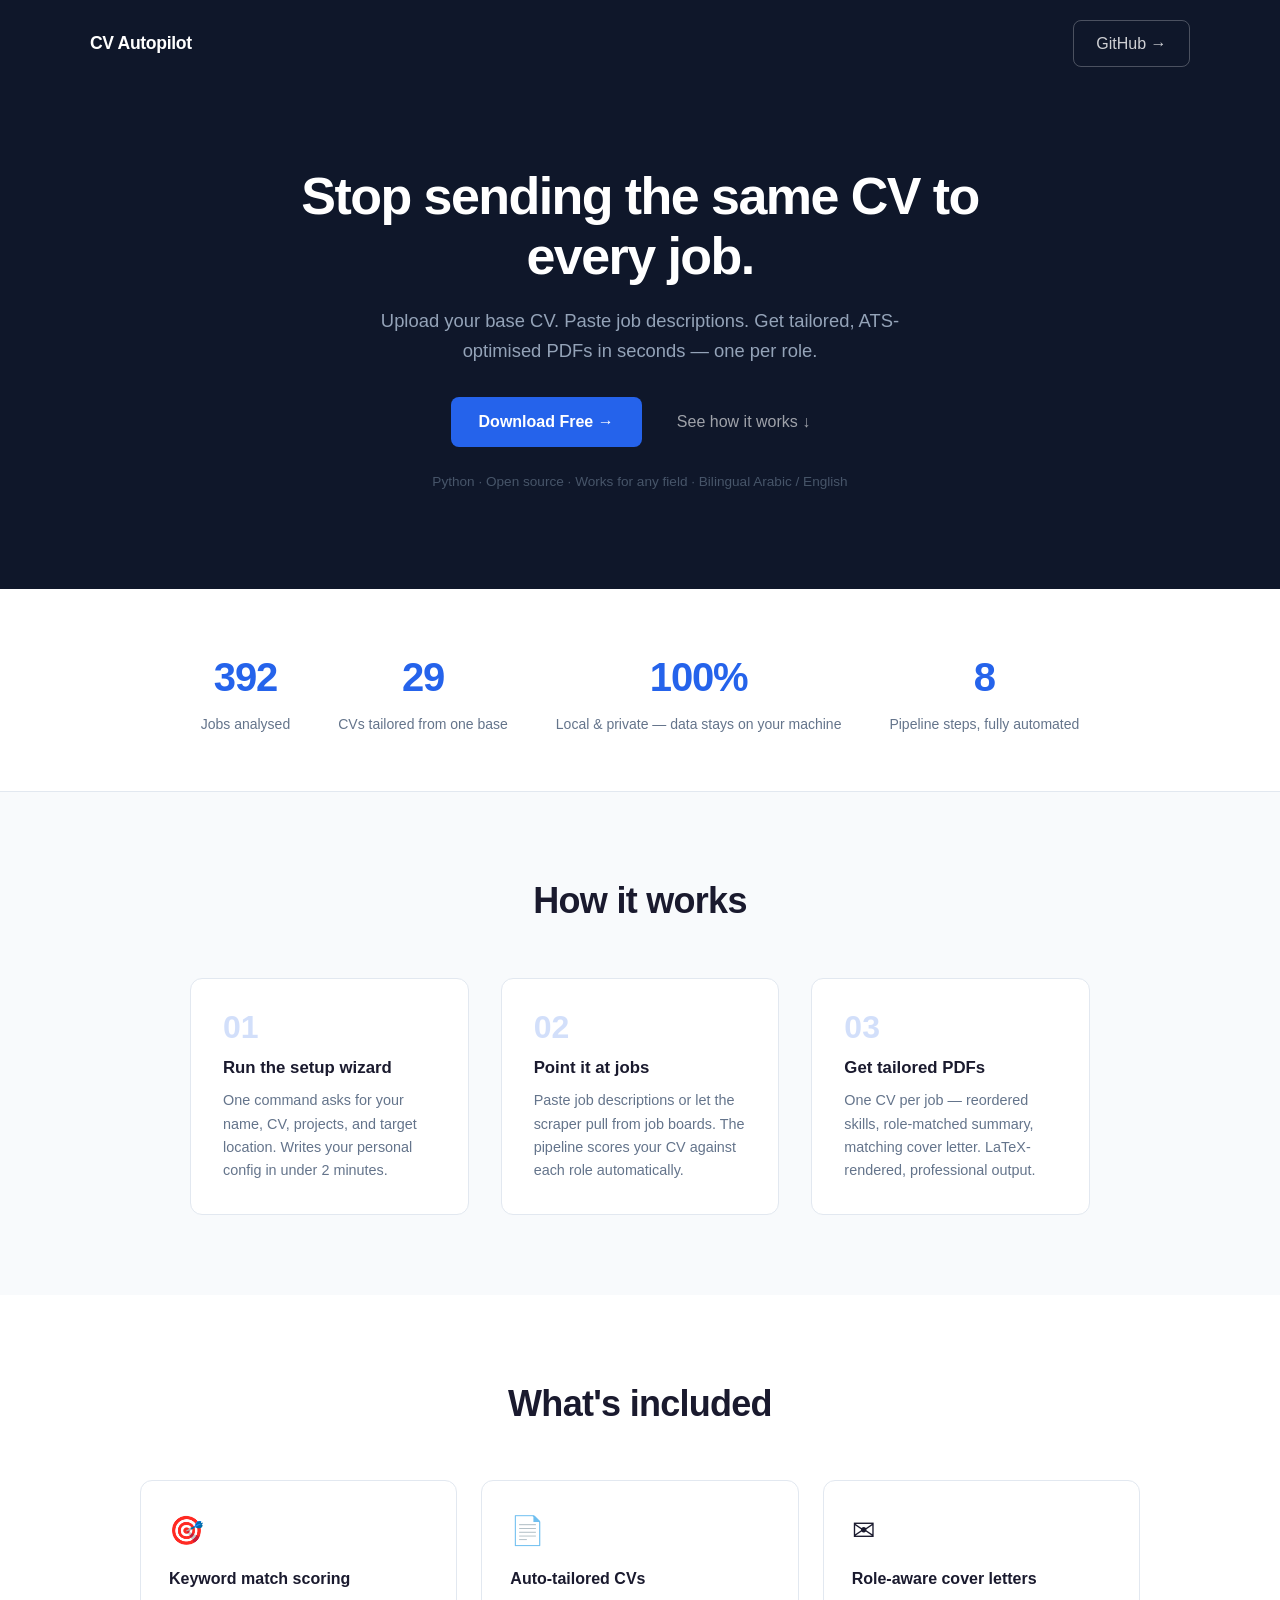
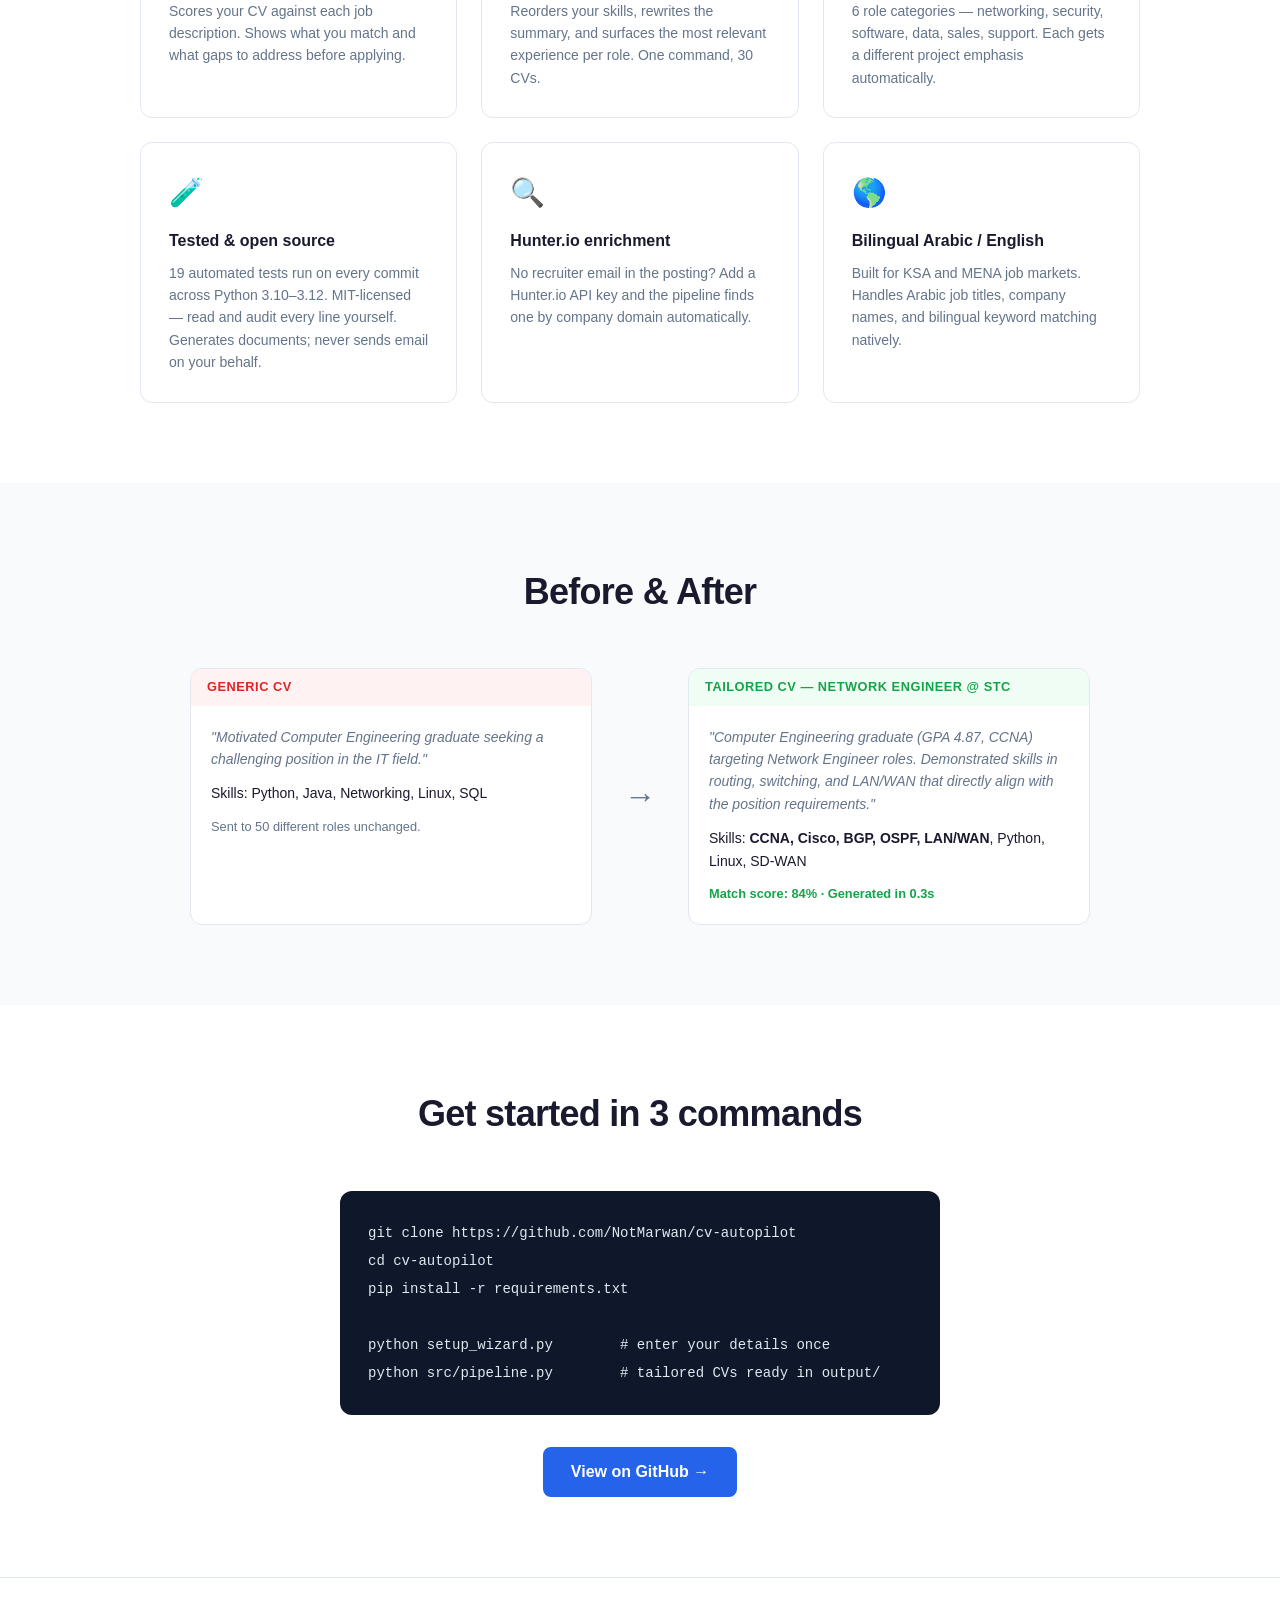
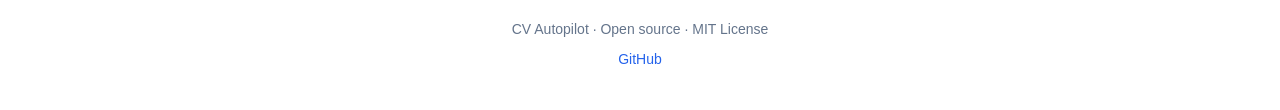
<file: index.html>
<!DOCTYPE html>
<html lang="en">
<head>
  <meta charset="UTF-8">
  <meta http-equiv="refresh" content="0; url=landing/index.html">
  <title>CV Autopilot</title>
</head>
<body>
  <p>Redirecting to <a href="landing/index.html">CV Autopilot</a>…</p>
</body>
</html>
</file>
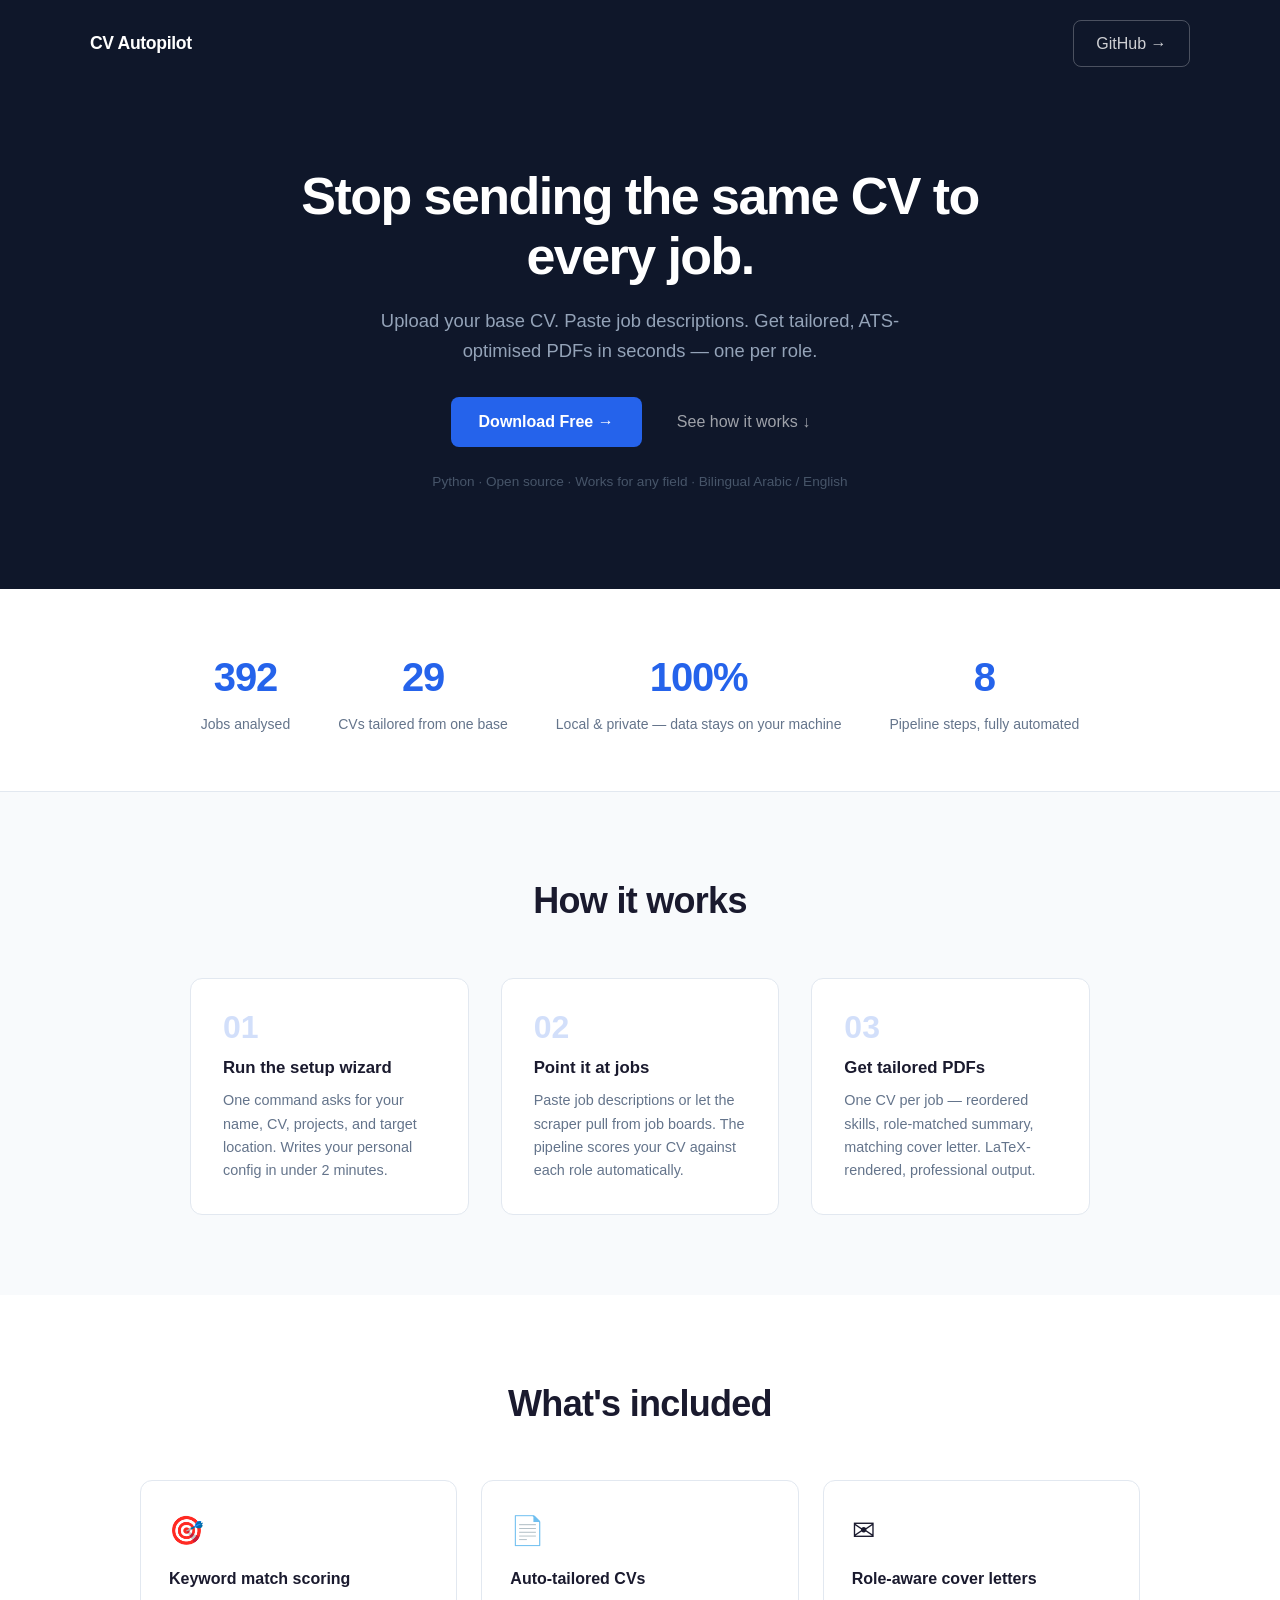
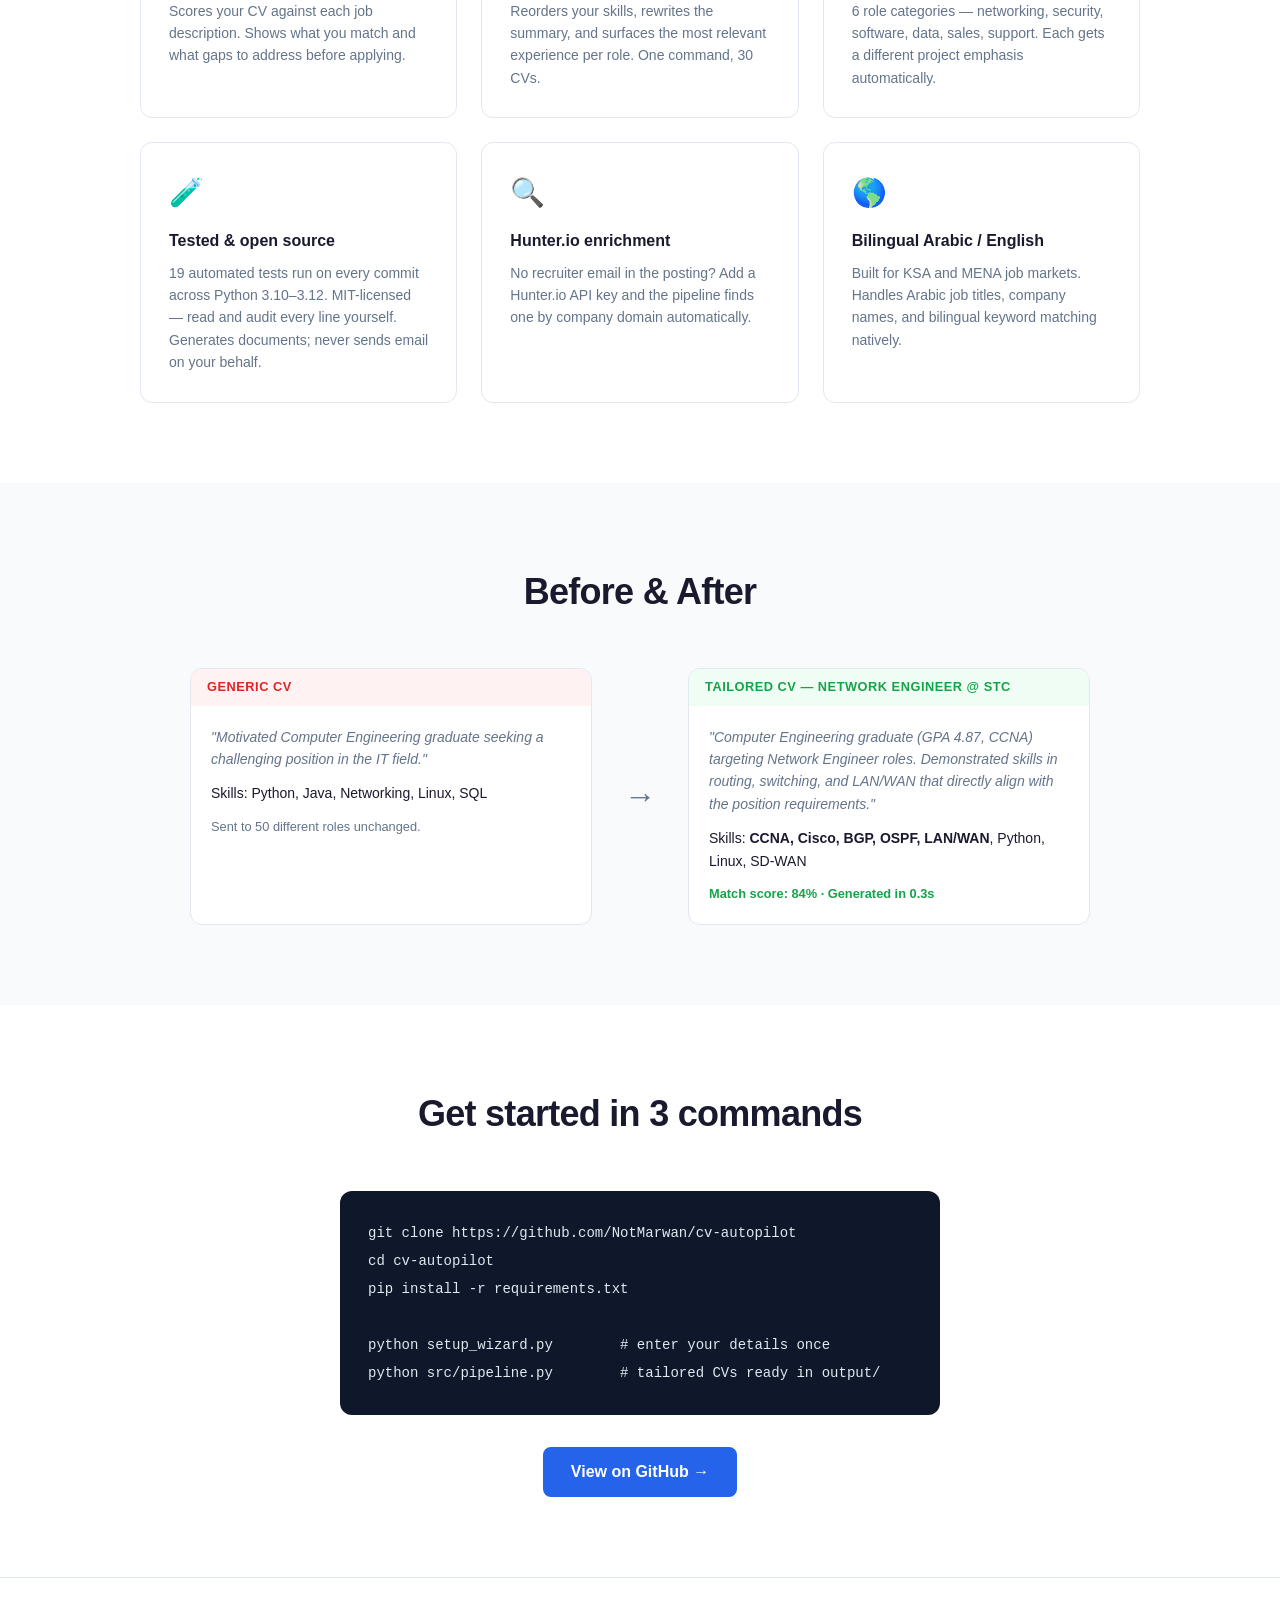
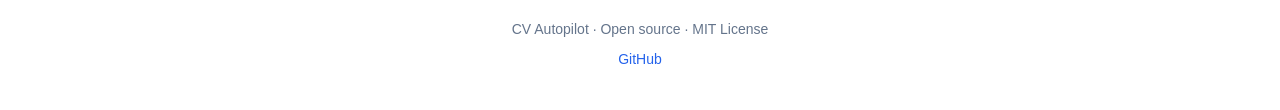
<file: landing/index.html>
<!DOCTYPE html>
<html lang="en">
<head>
  <meta charset="UTF-8">
  <meta name="viewport" content="width=device-width, initial-scale=1.0">
  <title>CV Autopilot — Tailored CVs for Every Job, Automatically</title>
  <link rel="stylesheet" href="style.css">
</head>
<body>

  <header class="hero">
    <nav>
      <span class="logo">CV Autopilot</span>
      <a href="https://github.com/NotMarwan/cv-autopilot" class="btn-outline">GitHub →</a>
    </nav>
    <div class="hero-content">
      <h1>Stop sending the same CV to every job.</h1>
      <p class="subtitle">Upload your base CV. Paste job descriptions. Get tailored, ATS-optimised PDFs in seconds — one per role.</p>
      <div class="hero-cta">
        <a href="https://github.com/NotMarwan/cv-autopilot" class="btn-primary">Download Free →</a>
        <a href="#how" class="btn-ghost">See how it works ↓</a>
      </div>
      <p class="hero-note">Python · Open source · Works for any field · Bilingual Arabic / English</p>
    </div>
  </header>

  <section class="stats">
    <div class="stat"><span class="stat-number">392</span><span class="stat-label">Jobs analysed</span></div>
    <div class="stat"><span class="stat-number">29</span><span class="stat-label">CVs tailored from one base</span></div>
    <div class="stat"><span class="stat-number">100%</span><span class="stat-label">Local &amp; private — data stays on your machine</span></div>
    <div class="stat"><span class="stat-number">8</span><span class="stat-label">Pipeline steps, fully automated</span></div>
  </section>

  <section class="how" id="how">
    <h2>How it works</h2>
    <div class="steps">
      <div class="step">
        <div class="step-num">01</div>
        <h3>Run the setup wizard</h3>
        <p>One command asks for your name, CV, projects, and target location. Writes your personal config in under 2 minutes.</p>
      </div>
      <div class="step">
        <div class="step-num">02</div>
        <h3>Point it at jobs</h3>
        <p>Paste job descriptions or let the scraper pull from job boards. The pipeline scores your CV against each role automatically.</p>
      </div>
      <div class="step">
        <div class="step-num">03</div>
        <h3>Get tailored PDFs</h3>
        <p>One CV per job — reordered skills, role-matched summary, matching cover letter. LaTeX-rendered, professional output.</p>
      </div>
    </div>
  </section>

  <section class="features">
    <h2>What's included</h2>
    <div class="feature-grid">
      <div class="feature">
        <div class="feature-icon">&#127919;</div>
        <h3>Keyword match scoring</h3>
        <p>Scores your CV against each job description. Shows what you match and what gaps to address before applying.</p>
      </div>
      <div class="feature">
        <div class="feature-icon">&#128196;</div>
        <h3>Auto-tailored CVs</h3>
        <p>Reorders your skills, rewrites the summary, and surfaces the most relevant experience per role. One command, 30 CVs.</p>
      </div>
      <div class="feature">
        <div class="feature-icon">&#9993;</div>
        <h3>Role-aware cover letters</h3>
        <p>6 role categories — networking, security, software, data, sales, support. Each gets a different project emphasis automatically.</p>
      </div>
      <div class="feature">
        <div class="feature-icon">&#129514;</div>
        <h3>Tested &amp; open source</h3>
        <p>19 automated tests run on every commit across Python 3.10&#8211;3.12. MIT-licensed — read and audit every line yourself. Generates documents; never sends email on your behalf.</p>
      </div>
      <div class="feature">
        <div class="feature-icon">&#128269;</div>
        <h3>Hunter.io enrichment</h3>
        <p>No recruiter email in the posting? Add a Hunter.io API key and the pipeline finds one by company domain automatically.</p>
      </div>
      <div class="feature">
        <div class="feature-icon">&#127758;</div>
        <h3>Bilingual Arabic / English</h3>
        <p>Built for KSA and MENA job markets. Handles Arabic job titles, company names, and bilingual keyword matching natively.</p>
      </div>
    </div>
  </section>

  <section class="before-after">
    <h2>Before &amp; After</h2>
    <div class="comparison">
      <div class="before">
        <div class="label bad">Generic CV</div>
        <div class="cv-preview">
          <p class="cv-summary">"Motivated Computer Engineering graduate seeking a challenging position in the IT field."</p>
          <p class="cv-skills">Skills: Python, Java, Networking, Linux, SQL</p>
          <p class="cv-note">Sent to 50 different roles unchanged.</p>
        </div>
      </div>
      <div class="arrow">&#8594;</div>
      <div class="after">
        <div class="label good">Tailored CV — Network Engineer @ STC</div>
        <div class="cv-preview">
          <p class="cv-summary">"Computer Engineering graduate (GPA 4.87, CCNA) targeting Network Engineer roles. Demonstrated skills in routing, switching, and LAN/WAN that directly align with the position requirements."</p>
          <p class="cv-skills">Skills: <strong>CCNA, Cisco, BGP, OSPF, LAN/WAN</strong>, Python, Linux, SD-WAN</p>
          <p class="cv-note match">Match score: 84% · Generated in 0.3s</p>
        </div>
      </div>
    </div>
  </section>

  <section class="quickstart">
    <h2>Get started in 3 commands</h2>
    <pre class="code-block"><code>git clone https://github.com/NotMarwan/cv-autopilot
cd cv-autopilot
pip install -r requirements.txt

python setup_wizard.py        # enter your details once
python src/pipeline.py        # tailored CVs ready in output/</code></pre>
    <a href="https://github.com/NotMarwan/cv-autopilot" class="btn-primary">View on GitHub &#8594;</a>
  </section>

  <footer>
    <p>CV Autopilot &middot; Open source &middot; MIT License</p>
    <p><a href="https://github.com/NotMarwan/cv-autopilot">GitHub</a></p>
  </footer>

</body>
</html>
</file>
<file: landing/style.css>
/* ── Reset & base ── */
*, *::before, *::after { box-sizing: border-box; margin: 0; padding: 0; }
body {
  font-family: -apple-system, BlinkMacSystemFont, 'Segoe UI', sans-serif;
  color: #1a1a2e;
  background: #fff;
  line-height: 1.6;
}
a { color: inherit; text-decoration: none; }

/* ── Design tokens ── */
:root {
  --accent:      #2563eb;
  --accent-dark: #1d4ed8;
  --bg-dark:     #0f172a;
  --bg-subtle:   #f8fafc;
  --border:      #e2e8f0;
  --text-muted:  #64748b;
  --green:       #16a34a;
  --red:         #dc2626;
}

/* ── Buttons ── */
.btn-primary {
  display: inline-block;
  padding: .75rem 1.75rem;
  background: var(--accent);
  color: #fff;
  border-radius: 8px;
  font-weight: 600;
  transition: background .15s;
}
.btn-primary:hover { background: var(--accent-dark); }

.btn-outline {
  display: inline-block;
  padding: .6rem 1.4rem;
  border: 1.5px solid rgba(255,255,255,.25);
  border-radius: 8px;
  font-weight: 500;
  color: rgba(255,255,255,.8);
  transition: border-color .15s, color .15s;
}
.btn-outline:hover { border-color: #fff; color: #fff; }

.btn-ghost {
  display: inline-block;
  padding: .75rem 1.2rem;
  color: rgba(255,255,255,.6);
  font-weight: 500;
}
.btn-ghost:hover { color: #fff; }

/* ── Hero ── */
.hero { background: var(--bg-dark); color: #fff; padding: 0 1.5rem; }

nav {
  display: flex;
  justify-content: space-between;
  align-items: center;
  max-width: 1100px;
  margin: 0 auto;
  padding: 1.25rem 0;
}
.logo { font-weight: 700; font-size: 1.1rem; letter-spacing: -.02em; }

.hero-content {
  max-width: 680px;
  margin: 0 auto;
  padding: 5rem 0 6rem;
  text-align: center;
}
h1 {
  font-size: clamp(2rem, 5vw, 3.25rem);
  font-weight: 800;
  letter-spacing: -.03em;
  line-height: 1.15;
  margin-bottom: 1.25rem;
}
.subtitle {
  font-size: 1.15rem;
  color: #94a3b8;
  margin-bottom: 2rem;
  max-width: 540px;
  margin-left: auto;
  margin-right: auto;
}
.hero-cta {
  display: flex;
  gap: 1rem;
  justify-content: center;
  flex-wrap: wrap;
  margin-bottom: 1.5rem;
}
.hero-note { font-size: .85rem; color: #475569; }

/* ── Stats ── */
.stats {
  display: flex;
  justify-content: center;
  gap: 3rem;
  flex-wrap: wrap;
  padding: 3.5rem 1.5rem;
  border-bottom: 1px solid var(--border);
}
.stat { text-align: center; }
.stat-number {
  display: block;
  font-size: 2.5rem;
  font-weight: 800;
  color: var(--accent);
  letter-spacing: -.03em;
}
.stat-label {
  display: block;
  font-size: .875rem;
  color: var(--text-muted);
  margin-top: .25rem;
}

/* ── Shared section ── */
section { padding: 5rem 1.5rem; }
section h2 {
  font-size: clamp(1.5rem, 3vw, 2.25rem);
  font-weight: 700;
  letter-spacing: -.02em;
  text-align: center;
  margin-bottom: 3rem;
}

/* ── How it works ── */
.how { background: var(--bg-subtle); }
.steps {
  display: flex;
  gap: 2rem;
  max-width: 900px;
  margin: 0 auto;
  flex-wrap: wrap;
}
.step {
  flex: 1;
  min-width: 220px;
  background: #fff;
  padding: 2rem;
  border-radius: 12px;
  border: 1px solid var(--border);
}
.step-num {
  font-size: 2rem;
  font-weight: 800;
  color: var(--accent);
  opacity: .2;
  margin-bottom: .75rem;
  line-height: 1;
}
.step h3 { font-size: 1.05rem; font-weight: 600; margin-bottom: .5rem; }
.step p  { font-size: .9rem; color: var(--text-muted); }

/* ── Features ── */
.feature-grid {
  display: grid;
  grid-template-columns: repeat(auto-fit, minmax(260px, 1fr));
  gap: 1.5rem;
  max-width: 1000px;
  margin: 0 auto;
}
.feature {
  padding: 1.75rem;
  border: 1px solid var(--border);
  border-radius: 12px;
}
.feature-icon { font-size: 1.75rem; margin-bottom: .75rem; }
.feature h3 { font-size: 1rem; font-weight: 600; margin-bottom: .5rem; }
.feature p  { font-size: .875rem; color: var(--text-muted); }

/* ── Before / After ── */
.before-after { background: var(--bg-subtle); }
.comparison {
  display: flex;
  align-items: stretch;
  gap: 1.5rem;
  max-width: 900px;
  margin: 0 auto;
  flex-wrap: wrap;
}
.before, .after {
  flex: 1;
  min-width: 260px;
  background: #fff;
  border-radius: 12px;
  border: 1px solid var(--border);
  overflow: hidden;
}
.label {
  padding: .5rem 1rem;
  font-size: .8rem;
  font-weight: 600;
  letter-spacing: .04em;
  text-transform: uppercase;
}
.label.bad  { background: #fef2f2; color: var(--red);   }
.label.good { background: #f0fdf4; color: var(--green); }
.cv-preview { padding: 1.25rem; }
.cv-summary { font-size: .875rem; font-style: italic; color: var(--text-muted); margin-bottom: .75rem; }
.cv-skills  { font-size: .875rem; margin-bottom: .75rem; }
.cv-note    { font-size: .8rem; color: var(--text-muted); }
.cv-note.match { color: var(--green); font-weight: 600; }
.arrow {
  display: flex;
  align-items: center;
  font-size: 2rem;
  color: var(--text-muted);
  padding: .5rem;
  align-self: center;
}

/* ── Quickstart ── */
.quickstart { text-align: center; }
.code-block {
  background: var(--bg-dark);
  color: #e2e8f0;
  padding: 1.75rem;
  border-radius: 12px;
  text-align: left;
  font-size: .875rem;
  line-height: 2;
  max-width: 600px;
  margin: 0 auto 2rem;
  overflow-x: auto;
}

/* ── Footer ── */
footer {
  text-align: center;
  padding: 2.5rem 1.5rem;
  border-top: 1px solid var(--border);
  color: var(--text-muted);
  font-size: .875rem;
}
footer a { color: var(--accent); }
footer p + p { margin-top: .5rem; }

/* ── Mobile tweaks ── */
@media (max-width: 640px) {
  .arrow { display: none; }
  .before, .after { min-width: 100%; }
  .stats { gap: 1.5rem; }
}
</file>
